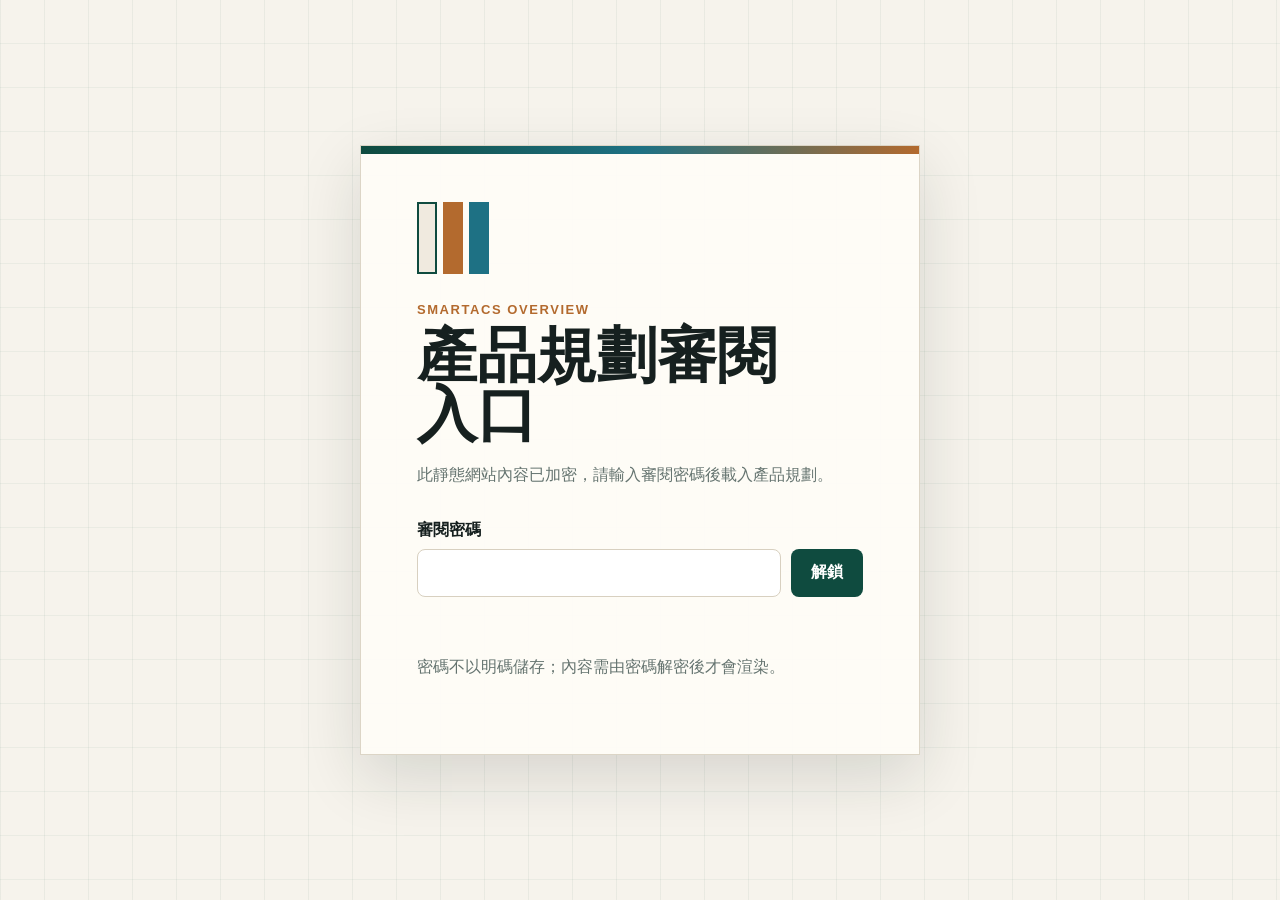
<file: index.html>
<!doctype html>
<html lang="zh-Hant">
<head>
  <meta charset="utf-8">
  <meta name="viewport" content="width=device-width, initial-scale=1">
  <meta name="color-scheme" content="light">
  <title>SmartACS 智慧門禁管理系統產品規劃</title>
  <link rel="icon" href="favicon.svg" type="image/svg+xml">
  <link rel="stylesheet" href="styles.css">
</head>
<body>
  <main id="loginView" class="login-shell" aria-labelledby="loginTitle">
    <section class="login-panel">
      <div class="brand-mark" aria-hidden="true">
        <span></span><span></span><span></span>
      </div>
      <p class="eyebrow">SmartACS Overview</p>
      <h1 id="loginTitle">產品規劃審閱入口</h1>
      <p class="login-copy">此靜態網站內容已加密，請輸入審閱密碼後載入產品規劃。</p>
      <form id="loginForm" class="login-form" autocomplete="off">
        <input class="sr-only" type="text" name="username" autocomplete="username" value="reviewer" tabindex="-1" aria-hidden="true">
        <label for="passwordInput">審閱密碼</label>
        <div class="password-row">
          <input id="passwordInput" type="password" inputmode="numeric" autocomplete="current-password" required>
          <button type="submit">解鎖</button>
        </div>
        <p id="loginMessage" class="login-message" role="status" aria-live="polite"></p>
      </form>
      <p class="security-note">密碼不以明碼儲存；內容需由密碼解密後才會渲染。</p>
    </section>
  </main>

  <div id="siteView" class="site-shell is-hidden" aria-live="polite">
    <header class="top-header">
      <a class="nav-brand" href="#top" data-nav-link>
        <span class="brand-dot"></span>
        <span>SmartACS</span>
      </a>
      <nav id="sectionNav" class="top-nav" aria-label="產品計畫章節"></nav>
      <div class="header-actions">
        <button id="pocButton" class="ghost-button" type="button">瀏覽PoC</button>
        <button id="menuToggle" class="menu-toggle" type="button" aria-label="開啟章節選單" aria-controls="sectionNav" aria-expanded="false">
          <span class="bar"></span>
          <span class="bar"></span>
          <span class="bar"></span>
        </button>
      </div>
    </header>
    <div id="navOverlay" class="nav-overlay" hidden></div>
    <main id="contentRoot" class="content-root"></main>
  </div>

  <noscript>
    <div class="noscript">此網站需要 JavaScript 才能解密與顯示內容。</div>
  </noscript>

  <script src="app.js"></script>
</body>
</html>
</file>
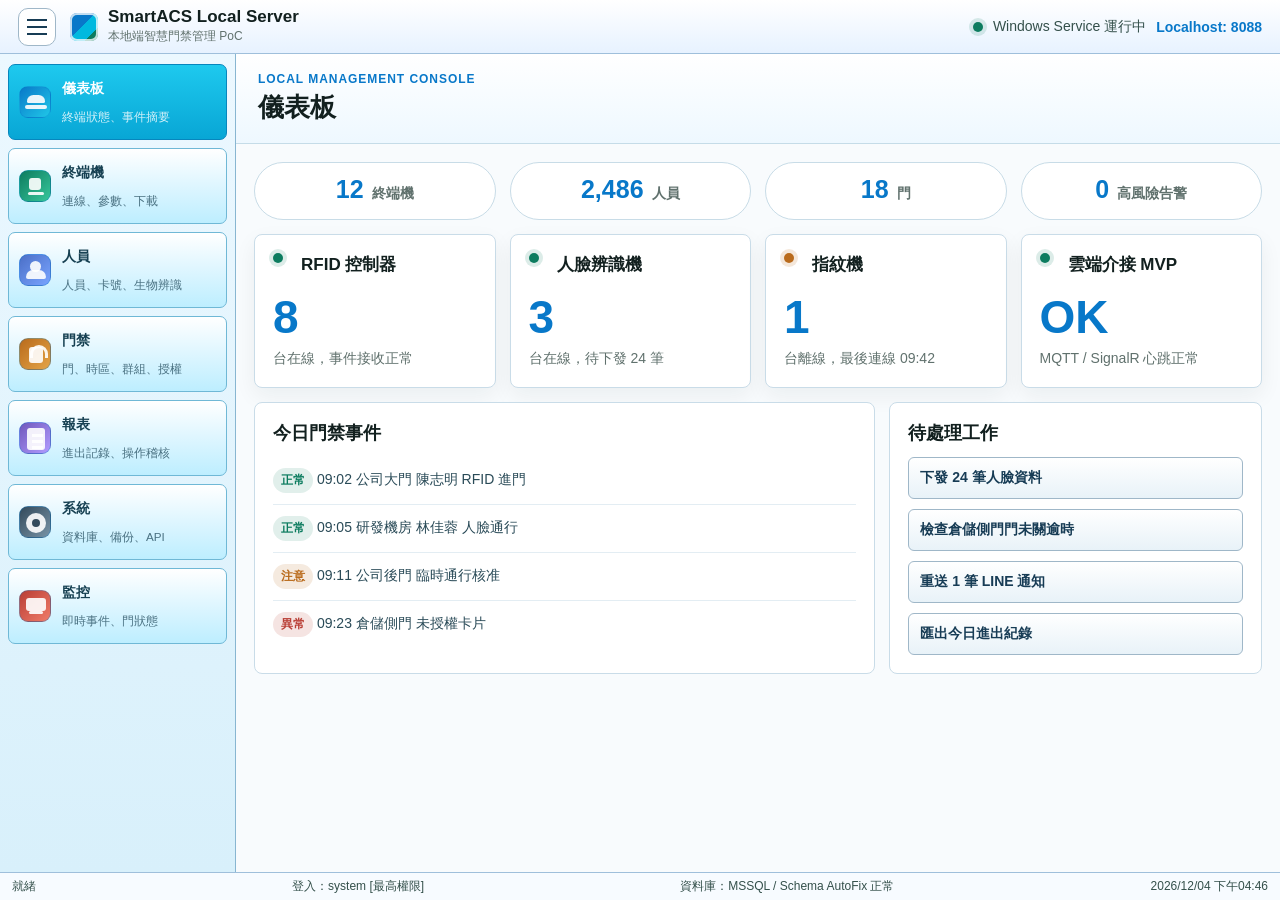
<file: poc/index.html>
<!doctype html>
<html lang="zh-Hant">
<head>
  <meta charset="utf-8">
  <meta name="viewport" content="width=device-width, initial-scale=1">
  <meta name="color-scheme" content="light">
  <title>SmartACS 本地端門禁管理 PoC</title>
  <link rel="icon" href="../favicon.svg" type="image/svg+xml">
  <link rel="stylesheet" href="styles.css">
</head>
<body>
  <div class="app-shell">
    <header class="app-titlebar">
      <button id="sidebarToggle" class="sidebar-toggle" type="button" aria-label="收折功能導覽" aria-expanded="true">
        <span></span><span></span><span></span>
      </button>
      <div class="brand">
        <span class="brand-mark" aria-hidden="true"></span>
        <div>
          <strong>SmartACS Local Server</strong>
          <span>本地端智慧門禁管理 PoC</span>
        </div>
      </div>
      <div class="service-state">
        <span class="state-dot online"></span>
        <span>Windows Service 運行中</span>
        <b>Localhost: 8088</b>
      </div>
    </header>

    <main class="workspace">
      <aside id="moduleRail" class="module-rail" aria-label="功能大類">
        <button class="rail-section active" type="button" data-rail-module="dashboard" title="儀表板">
          <span class="rail-icon dashboard-icon"></span>
          <strong>儀表板</strong>
          <small>終端狀態、事件摘要</small>
        </button>
        <button class="rail-section" type="button" data-rail-module="terminal" title="終端機">
          <span class="rail-icon terminal-icon"></span>
          <strong>終端機</strong>
          <small>連線、參數、下載</small>
        </button>
        <button class="rail-section" type="button" data-rail-module="personnel" title="人員">
          <span class="rail-icon personnel-icon"></span>
          <strong>人員</strong>
          <small>人員、卡號、生物辨識</small>
        </button>
        <button class="rail-section" type="button" data-rail-module="access" title="門禁">
          <span class="rail-icon access-icon"></span>
          <strong>門禁</strong>
          <small>門、時區、群組、授權</small>
        </button>
        <button class="rail-section" type="button" data-rail-module="report" title="報表">
          <span class="rail-icon report-icon"></span>
          <strong>報表</strong>
          <small>進出記錄、操作稽核</small>
        </button>
        <button class="rail-section" type="button" data-rail-module="system" title="系統">
          <span class="rail-icon system-icon"></span>
          <strong>系統</strong>
          <small>資料庫、備份、API</small>
        </button>
        <button class="rail-section" type="button" data-rail-module="monitor" title="監控">
          <span class="rail-icon monitor-icon"></span>
          <strong>監控</strong>
          <small>即時事件、門狀態</small>
        </button>
      </aside>

      <section class="content-panel">
        <div class="context-bar">
          <div>
            <p class="eyebrow">Local Management Console</p>
            <h1 id="viewTitle">儀表板</h1>
          </div>
        </div>

        <div class="tool-ribbon" id="toolRibbon" aria-label="操作工具列">
          <button type="button" data-action="add">新增</button>
          <button type="button" data-action="refresh">重新整理</button>
          <button type="button" data-action="download">資料下發</button>
          <button type="button" data-action="settings">出入口設定</button>
          <button type="button" data-action="remote">遠端控制</button>
        </div>

        <section id="dashboardView" class="dashboard-page">
          <div class="summary-cards">
            <article><b>12</b><span>終端機</span></article>
            <article><b>2,486</b><span>人員</span></article>
            <article><b>18</b><span>門</span></article>
            <article><b>0</b><span>高風險告警</span></article>
          </div>
          <div class="dashboard-cards">
            <article>
              <span class="state-dot online"></span>
              <strong>RFID 控制器</strong>
              <b>8</b>
              <p>台在線，事件接收正常</p>
            </article>
            <article>
              <span class="state-dot online"></span>
              <strong>人臉辨識機</strong>
              <b>3</b>
              <p>台在線，待下發 24 筆</p>
            </article>
            <article>
              <span class="state-dot warning"></span>
              <strong>指紋機</strong>
              <b>1</b>
              <p>台離線，最後連線 09:42</p>
            </article>
            <article>
              <span class="state-dot online"></span>
              <strong>雲端介接 MVP</strong>
              <b>OK</b>
              <p>MQTT / SignalR 心跳正常</p>
            </article>
          </div>
          <div class="dashboard-grid">
            <article class="dashboard-panel">
              <h2>今日門禁事件</h2>
              <div class="event-list">
                <p><span class="badge online">正常</span> 09:02 公司大門 陳志明 RFID 進門</p>
                <p><span class="badge online">正常</span> 09:05 研發機房 林佳蓉 人臉通行</p>
                <p><span class="badge warning">注意</span> 09:11 公司後門 臨時通行核准</p>
                <p><span class="badge danger">異常</span> 09:23 倉儲側門 未授權卡片</p>
              </div>
            </article>
            <article class="dashboard-panel">
              <h2>待處理工作</h2>
              <div class="task-list">
                <button type="button" data-rail-jump="terminal">下發 24 筆人臉資料</button>
                <button type="button" data-rail-jump="access">檢查倉儲側門門未關逾時</button>
                <button type="button" data-rail-jump="system">重送 1 筆 LINE 通知</button>
                <button type="button" data-rail-jump="report">匯出今日進出紀錄</button>
              </div>
            </article>
          </div>
        </section>

        <section id="dataView" class="data-view" hidden>
          <aside class="filter-pane">
            <h2>篩選</h2>
            <div class="filter-field">
              <label for="groupFilter">群組</label>
              <select id="groupFilter">
                <option>全部</option>
                <option>總公司</option>
                <option>倉儲區</option>
                <option>研發大樓</option>
              </select>
            </div>
            <div class="filter-field">
              <label for="stateFilter">狀態</label>
              <select id="stateFilter">
                <option>全部</option>
                <option>在線</option>
                <option>離線</option>
                <option>待同步</option>
              </select>
            </div>
            <div class="filter-field">
              <label for="keywordInput">關鍵字</label>
              <input id="keywordInput" type="search" placeholder="門名、人員、終端機...">
            </div>
            <button id="applyFilter" type="button">套用查詢</button>
          </aside>

          <section class="data-area">
            <div class="table-wrap">
              <table>
                <thead id="tableHead"></thead>
                <tbody id="tableBody"></tbody>
              </table>
            </div>
          </section>
        </section>
      </section>
    </main>

    <footer class="statusbar">
      <span>就緒</span>
      <span>登入：system [最高權限]</span>
      <span>資料庫：MSSQL / Schema AutoFix 正常</span>
      <span id="clockText"></span>
    </footer>
  </div>

  <dialog id="entityDialog" class="modal">
    <form method="dialog">
      <header>
        <h2 id="dialogTitle">新增門</h2>
        <button type="button" class="icon-button" data-close-dialog aria-label="關閉">x</button>
      </header>
      <div id="dialogBody" class="dialog-body"></div>
      <footer>
        <button value="cancel">取消</button>
        <button class="primary" value="ok">確定</button>
      </footer>
    </form>
  </dialog>

  <script src="app.js"></script>
</body>
</html>
</file>
<file: styles.css>
:root {
  --ink: #16201f;
  --muted: #64736f;
  --paper: #f6f3ec;
  --surface: #fffdf8;
  --surface-strong: #f0eadf;
  --line: #d8d0c0;
  --green: #0f4b3f;
  --green-2: #1d6a59;
  --cyan: #1e7184;
  --amber: #b36a2e;
  --brick: #93463c;
  --steel: #334a5b;
  --phase-1: #0f4b3f;
  --phase-2: #1e7184;
  --phase-3: #93463c;
  --phase-later: #b36a2e;
  --shadow: 0 22px 60px rgba(22, 32, 31, .14);
  --small-shadow: 0 12px 30px rgba(22, 32, 31, .1);
  --radius: 8px;
  --ease: cubic-bezier(.2, .8, .2, 1);
  --header-height: 72px;
}

* {
  box-sizing: border-box;
}

html {
  scroll-behavior: smooth;
  scroll-padding-top: var(--header-height);
}

body {
  margin: 0;
  color: var(--ink);
  background:
    linear-gradient(90deg, rgba(15, 75, 63, .06) 1px, transparent 1px),
    linear-gradient(0deg, rgba(15, 75, 63, .05) 1px, transparent 1px),
    var(--paper);
  background-size: 44px 44px;
  font-family: "Microsoft JhengHei", "PingFang TC", "Segoe UI", sans-serif;
  letter-spacing: 0;
}

button,
input {
  font: inherit;
}

a {
  color: inherit;
}

.is-hidden {
  display: none !important;
}

.sr-only {
  position: absolute;
  width: 1px;
  height: 1px;
  padding: 0;
  margin: -1px;
  overflow: hidden;
  clip: rect(0, 0, 0, 0);
  white-space: nowrap;
  border: 0;
}

.login-shell {
  min-height: 100vh;
  display: grid;
  place-items: center;
  padding: 28px;
}

.login-panel {
  width: min(560px, 100%);
  background: rgba(255, 253, 248, .92);
  border: 1px solid rgba(216, 208, 192, .88);
  box-shadow: var(--shadow);
  padding: clamp(28px, 5vw, 56px);
  position: relative;
  overflow: hidden;
}

.login-panel::before {
  content: "";
  position: absolute;
  inset: 0 0 auto 0;
  height: 8px;
  background: linear-gradient(90deg, var(--green), var(--cyan), var(--amber));
}

.brand-mark {
  width: 72px;
  height: 72px;
  display: grid;
  grid-template-columns: repeat(3, 1fr);
  gap: 6px;
  margin-bottom: 28px;
}

.brand-mark span {
  border: 2px solid var(--green);
  background: var(--surface-strong);
}

.brand-mark span:nth-child(2) {
  background: var(--amber);
  border-color: var(--amber);
}

.brand-mark span:nth-child(3) {
  background: var(--cyan);
  border-color: var(--cyan);
}

.eyebrow,
.section-kicker {
  margin: 0 0 10px;
  color: var(--amber);
  font-size: 13px;
  font-weight: 800;
  text-transform: uppercase;
  letter-spacing: .12em;
}

.login-panel h1 {
  margin: 0;
  font-size: clamp(34px, 7vw, 60px);
  line-height: .98;
  text-wrap: pretty;
}

.login-copy,
.security-note {
  color: var(--muted);
  line-height: 1.8;
}

.login-form {
  margin-top: 30px;
}

.login-form label {
  display: block;
  margin-bottom: 8px;
  font-weight: 700;
}

.password-row {
  display: flex;
  gap: 10px;
}

.password-row input {
  min-width: 0;
  flex: 1;
  height: 48px;
  border: 1px solid var(--line);
  border-radius: var(--radius);
  background: #fff;
  padding: 0 14px;
  outline: none;
}

.password-row input:focus {
  border-color: var(--green);
  box-shadow: 0 0 0 4px rgba(15, 75, 63, .12);
}

.password-row button,
.primary-button {
  border: 0;
  border-radius: var(--radius);
  background: var(--green);
  color: white;
  min-height: 48px;
  padding: 0 20px;
  font-weight: 800;
  cursor: pointer;
  transition: transform .2s var(--ease), background .2s var(--ease);
}

.password-row button:hover,
.primary-button:hover {
  background: var(--green-2);
  transform: translateY(-1px);
}

.password-row button:disabled {
  opacity: .58;
  cursor: wait;
  transform: none;
}

.login-message {
  min-height: 24px;
  color: var(--brick);
  font-weight: 700;
}

.site-shell {
  min-height: 100vh;
}

.top-header {
  position: fixed;
  top: 0;
  left: 0;
  right: 0;
  height: var(--header-height);
  padding: 0 clamp(18px, 4vw, 56px);
  background: rgba(255, 253, 248, .95);
  border-bottom: 1px solid rgba(216, 208, 192, .92);
  backdrop-filter: blur(12px);
  display: flex;
  align-items: center;
  justify-content: space-between;
  gap: 18px;
  z-index: 1000;
}

.nav-brand {
  display: flex;
  align-items: center;
  gap: 10px;
  font-weight: 900;
  text-decoration: none;
  font-size: 20px;
}

.brand-dot {
  width: 28px;
  height: 28px;
  display: inline-block;
  background: linear-gradient(135deg, var(--green) 0 50%, var(--amber) 50% 100%);
  border-radius: 6px;
}

#sectionNav {
  display: flex;
  align-items: center;
  gap: 6px;
  min-width: 0;
  overflow-x: auto;
  scrollbar-width: none;
  -ms-overflow-style: none;
}

#sectionNav::-webkit-scrollbar {
  display: none;
}

#sectionNav a {
  text-decoration: none;
  color: var(--muted);
  padding: 11px 12px;
  border-radius: 10px;
  font-size: 14px;
  font-weight: 700;
  white-space: nowrap;
  flex: 0 0 auto;
  border: 1px solid transparent;
  transition: background .2s var(--ease), color .2s var(--ease);
}

#sectionNav a:hover,
#sectionNav a:focus {
  color: var(--green);
  background: rgba(15, 75, 63, .08);
  outline: none;
}

.header-actions {
  display: flex;
  align-items: center;
  gap: 10px;
  flex: 0 0 auto;
}

.ghost-button {
  border: 1px solid var(--line);
  background: transparent;
  color: var(--ink);
  border-radius: var(--radius);
  min-height: 40px;
  padding: 0 16px;
  cursor: pointer;
  font-weight: 800;
  white-space: nowrap;
}

.ghost-button:hover {
  border-color: var(--green);
  color: var(--green);
}

.menu-toggle {
  display: none;
  width: 42px;
  height: 42px;
  border-radius: 12px;
  border: 1px solid var(--line);
  background: var(--surface);
  padding: 9px;
  gap: 5px;
  flex-direction: column;
  justify-content: center;
  cursor: pointer;
}

.bar {
  width: 100%;
  height: 2px;
  background: var(--ink);
  transition: transform .2s var(--ease), opacity .2s var(--ease);
}

.nav-open .menu-toggle .bar:nth-child(1) {
  transform: translateY(7px) rotate(45deg);
}

.nav-open .menu-toggle .bar:nth-child(2) {
  opacity: 0;
}

.nav-open .menu-toggle .bar:nth-child(3) {
  transform: translateY(-7px) rotate(-45deg);
}

.nav-overlay {
  position: fixed;
  inset: var(--header-height) 0 0;
  background: rgba(22, 32, 31, .42);
  z-index: 900;
}

.content-root {
  min-width: 0;
  padding-top: var(--header-height);
}

.hero {
  min-height: 92vh;
  padding: clamp(42px, 6vw, 86px);
  display: grid;
  grid-template-columns: minmax(480px, .95fr) minmax(420px, .85fr);
  gap: clamp(34px, 5vw, 72px);
  align-items: center;
  border-bottom: 1px solid var(--line);
}

.hero > * {
  min-width: 0;
}

.hero h1 {
  margin: 0;
  max-width: 820px;
  font-size: clamp(44px, 5.1vw, 86px);
  line-height: 1.05;
  word-break: keep-all;
  overflow-wrap: normal;
  text-wrap: pretty;
}

.hero-lead {
  max-width: 820px;
  color: var(--muted);
  font-size: clamp(18px, 1.55vw, 23px);
  line-height: 1.8;
  margin: 28px 0 0;
  text-wrap: pretty;
}

.hero-meta {
  display: flex;
  flex-wrap: wrap;
  gap: 10px;
  margin-top: 34px;
}

.pill {
  border: 1px solid var(--line);
  background: rgba(255, 253, 248, .72);
  border-radius: 999px;
  padding: 9px 13px;
  font-size: 14px;
  font-weight: 800;
}

.hero-visual {
  min-height: 540px;
  position: relative;
  display: grid;
  place-items: center;
}

.control-tower {
  width: min(100%, 560px);
  aspect-ratio: 1 / 1;
  border: 1px solid rgba(216, 208, 192, .95);
  background: var(--surface);
  box-shadow: var(--shadow);
  padding: 28px;
  position: relative;
  overflow: hidden;
}

.tower-grid {
  display: grid;
  grid-template-columns: repeat(2, 1fr);
  gap: 12px;
  height: 100%;
}

.tower-cell {
  border: 1px solid var(--line);
  background: var(--surface-strong);
  padding: 18px;
  display: flex;
  flex-direction: column;
  justify-content: space-between;
}

.tower-cell strong {
  font-size: clamp(18px, 2vw, 28px);
}

.tower-cell span {
  color: var(--muted);
  line-height: 1.5;
}

.tower-cell:nth-child(1) {
  background: var(--green);
  color: white;
}

.tower-cell:nth-child(1) span {
  color: rgba(255,255,255,.78);
}

.tower-cell:nth-child(4) {
  background: var(--amber);
  color: white;
}

.tower-cell:nth-child(4) span {
  color: rgba(255,255,255,.84);
}

.section {
  padding: clamp(52px, 7vw, 100px);
  border-bottom: 1px solid var(--line);
}

.section-header {
  display: grid;
  grid-template-columns: minmax(420px, .62fr) minmax(360px, .38fr);
  gap: clamp(28px, 5vw, 72px);
  align-items: start;
  margin-bottom: 36px;
}

.section h2 {
  margin: 0;
  font-size: clamp(34px, 4vw, 66px);
  line-height: 1.08;
  word-break: keep-all;
  overflow-wrap: normal;
  text-wrap: pretty;
}

.section-intro {
  color: var(--muted);
  line-height: 1.8;
  font-size: clamp(17px, 1.25vw, 21px);
  margin: 0;
  text-wrap: pretty;
}

.grid {
  display: grid;
  gap: 16px;
}

.grid.two {
  grid-template-columns: repeat(2, minmax(0, 1fr));
}

.grid.three {
  grid-template-columns: repeat(3, minmax(0, 1fr));
}

.grid.four {
  grid-template-columns: repeat(4, minmax(0, 1fr));
}

.card {
  background: rgba(255, 253, 248, .88);
  border: 1px solid var(--line);
  border-radius: var(--radius);
  padding: 22px;
  box-shadow: var(--small-shadow);
}

.card h3 {
  margin: 0 0 12px;
  font-size: 22px;
}

.card p,
.card li {
  color: var(--muted);
  line-height: 1.75;
}

.card ul {
  margin: 0;
  padding-left: 20px;
}

.metric-row {
  display: grid;
  grid-template-columns: repeat(4, minmax(132px, 1fr));
  gap: 14px;
  margin-top: 38px;
}

.metric {
  background: var(--ink);
  color: white;
  border-radius: var(--radius);
  padding: 22px;
  min-height: 158px;
  display: flex;
  flex-direction: column;
  justify-content: space-between;
  min-width: 0;
}

.metric b {
  font-size: clamp(28px, 4vw, 52px);
  line-height: 1;
}

.metric span {
  color: rgba(255,255,255,.74);
  line-height: 1.5;
  word-break: normal;
  overflow-wrap: anywhere;
}

.architecture {
  background: var(--surface);
  border: 1px solid var(--line);
  border-radius: var(--radius);
  padding: clamp(18px, 3vw, 34px);
  box-shadow: var(--shadow);
}

.arch-lanes {
  display: grid;
  grid-template-columns: repeat(3, minmax(0, 1fr));
  gap: 18px;
}

.arch-lane {
  min-height: 520px;
  border: 1px solid var(--line);
  background: var(--surface-strong);
  padding: 18px;
}

.arch-lane h3 {
  margin: 0 0 18px;
  font-size: 18px;
}

.arch-node {
  background: var(--surface);
  border: 1px solid var(--line);
  padding: 14px;
  margin-bottom: 12px;
  border-radius: 7px;
}

.arch-node strong {
  display: block;
  margin-bottom: 4px;
}

.arch-node span {
  color: var(--muted);
  line-height: 1.5;
  font-size: 14px;
}

.arch-node.primary {
  background: var(--green);
  border-color: var(--green);
  color: white;
}

.arch-node.primary span {
  color: rgba(255,255,255,.76);
}

.arch-node.accent {
  background: var(--amber);
  border-color: var(--amber);
  color: white;
}

.arch-node.accent span {
  color: rgba(255,255,255,.82);
}

.phase-board {
  display: grid;
  grid-template-columns: repeat(3, minmax(0, 1fr));
  gap: 18px;
  align-items: stretch;
}

.phase {
  background: var(--surface);
  border: 1px solid var(--line);
  border-radius: var(--radius);
  padding: 24px;
  position: relative;
  overflow: hidden;
}

.phase::before {
  content: attr(data-phase);
  position: absolute;
  top: 18px;
  right: 20px;
  font-size: 64px;
  font-weight: 900;
  color: rgba(15, 75, 63, .08);
}

.phase h3 {
  margin: 0 0 14px;
  font-size: 26px;
  max-width: 78%;
}

.phase .tag {
  display: inline-block;
  margin-bottom: 18px;
  color: white;
  background: var(--steel);
  padding: 6px 10px;
  border-radius: 999px;
  font-size: 13px;
  font-weight: 800;
}

.feature-matrix {
  display: grid;
  gap: 10px;
}

.matrix-row {
  display: grid;
  grid-template-columns: 1.2fr repeat(3, .7fr);
  gap: 1px;
  background: var(--line);
  border: 1px solid var(--line);
}

.matrix-row > div {
  background: var(--surface);
  padding: 14px;
  min-height: 54px;
}

.matrix-row.header > div {
  background: var(--ink);
  color: white;
  font-weight: 900;
}

.mark {
  display: inline-grid;
  place-items: center;
  width: 24px;
  height: 24px;
  border-radius: 50%;
  background: var(--phase-1);
  color: white;
  font-size: 12px;
  font-weight: 900;
}

.phase-2 .mark.now {
  background: var(--phase-2);
}

.phase-2 .mark.later {
  background: var(--phase-2);
}

.phase-3 .mark.now {
  background: var(--phase-3);
}

.phase-3 .mark.later {
  background: var(--phase-3);
}

.mark.later {
  background: var(--phase-later);
  border-radius: 7px;
}

.phase-cell.phase-1 {
  --phase-bg: rgba(15, 75, 63, .1);
  --phase-border: rgba(15, 75, 63, .28);
  --phase-text: var(--phase-1);
}

.phase-cell.phase-2 {
  --phase-bg: rgba(30, 113, 132, .11);
  --phase-border: rgba(30, 113, 132, .3);
  --phase-text: var(--phase-2);
}

.phase-cell.phase-3 {
  --phase-bg: rgba(147, 70, 60, .1);
  --phase-border: rgba(147, 70, 60, .28);
  --phase-text: var(--phase-3);
}

.phase-cell.has-mark {
  background: var(--phase-bg, var(--surface));
}

.phase-cell.has-mark .mark {
  box-shadow: 0 0 0 4px rgba(255, 253, 248, .86);
}

.ai-panel {
  display: grid;
  grid-template-columns: minmax(0, .9fr) minmax(320px, 1.1fr);
  gap: 24px;
}

.ai-loop {
  background: var(--ink);
  color: white;
  border-radius: var(--radius);
  padding: 28px;
  display: grid;
  gap: 14px;
}

.ai-step {
  border: 1px solid rgba(255,255,255,.2);
  padding: 16px;
  background: rgba(255,255,255,.06);
}

.ai-step strong {
  display: block;
  font-size: 18px;
  margin-bottom: 4px;
}

.ai-step span {
  color: rgba(255,255,255,.72);
  line-height: 1.6;
}

.api-list {
  columns: 2;
  column-gap: 28px;
  margin: 0;
  padding-left: 20px;
}

.api-list li {
  break-inside: avoid;
  margin-bottom: 10px;
  color: var(--muted);
}

.footer {
  padding: 48px clamp(28px, 7vw, 92px);
  background: var(--ink);
  color: white;
  display: flex;
  justify-content: space-between;
  gap: 24px;
  flex-wrap: wrap;
}

.footer p {
  margin: 0;
  color: rgba(255,255,255,.68);
}

.noscript {
  position: fixed;
  inset: auto 20px 20px 20px;
  background: var(--brick);
  color: white;
  padding: 14px;
  border-radius: var(--radius);
  z-index: 100;
}

@media (max-width: 1080px) {
  .top-header {
    padding: 0 16px;
  }

  #sectionNav {
    position: fixed;
    top: var(--header-height);
    right: 0;
    width: min(320px, calc(100vw - 42px));
    height: calc(100vh - var(--header-height));
    padding: 16px;
    background: rgba(255, 253, 248, .98);
    border-left: 1px solid var(--line);
    box-shadow: -18px 0 44px rgba(22, 32, 31, .16);
    display: flex;
    flex-direction: column;
    align-items: stretch;
    gap: 8px;
    overflow-y: auto;
    overflow-x: hidden;
    transform: translateX(100%);
    transition: transform .25s var(--ease);
    z-index: 1001;
    pointer-events: none;
  }

  .nav-open #sectionNav {
    transform: translateX(0);
    pointer-events: auto;
  }

  #sectionNav a {
    width: 100%;
    padding: 13px 14px;
    border: 1px solid var(--line);
    background: var(--surface);
    color: var(--ink);
  }

  #sectionNav a:hover,
  #sectionNav a:focus {
    background: rgba(15, 75, 63, .08);
  }

  .menu-toggle {
    display: inline-flex;
  }

  .hero,
  .section-header,
  .ai-panel {
    grid-template-columns: 1fr;
  }

  .hero-visual {
    min-height: auto;
  }

  .arch-lanes,
  .phase-board,
  .grid.three,
  .grid.four,
  .metric-row {
    grid-template-columns: repeat(2, minmax(0, 1fr));
  }
}

@media (max-width: 1700px) and (min-width: 1081px) {
  .hero {
    min-height: auto;
    grid-template-columns: minmax(0, 1fr);
    align-items: start;
    padding: clamp(42px, 5vw, 76px);
  }

  .hero h1,
  .hero-lead {
    max-width: 920px;
  }

  .hero-visual {
    min-height: auto;
    place-items: start;
  }

  .control-tower {
    width: min(100%, 920px);
    aspect-ratio: auto;
  }

  .tower-grid {
    grid-template-columns: repeat(4, minmax(0, 1fr));
    height: auto;
  }

  .tower-cell {
    min-height: 210px;
  }

  .metric-row {
    grid-template-columns: repeat(4, minmax(150px, 1fr));
    max-width: 920px;
  }
}

@media (max-width: 680px) {
  :root {
    --header-height: 64px;
  }

  .top-header {
    padding: 0 12px;
    gap: 10px;
  }

  .nav-brand {
    font-size: 18px;
  }

  .brand-dot {
    width: 24px;
    height: 24px;
  }

  .ghost-button {
    min-height: 36px;
    padding: 0 10px;
    font-size: 13px;
  }

  .menu-toggle {
    width: 38px;
    height: 38px;
    border-radius: 10px;
  }

  .password-row,
  .grid.two,
  .grid.three,
  .grid.four,
  .metric-row,
  .arch-lanes,
  .phase-board {
    grid-template-columns: 1fr;
  }

  .password-row {
    display: grid;
  }

  .hero,
  .section {
    padding: 34px 20px;
  }

  .hero {
    min-height: auto;
    gap: 26px;
  }

  .hero h1 {
    font-size: clamp(38px, 11vw, 54px);
    line-height: 1.12;
    word-break: normal;
    overflow-wrap: anywhere;
  }

  .section h2 {
    word-break: normal;
    overflow-wrap: anywhere;
  }

  .hero-lead,
  .section-intro {
    font-size: 17px;
    line-height: 1.75;
  }

  #sectionNav {
    grid-template-columns: 1fr;
  }

  .matrix-row {
    display: block;
    background: var(--surface);
    border: 1px solid var(--line);
    padding: 18px;
    margin-bottom: 12px;
  }

  .matrix-row.header {
    display: none;
  }

  .matrix-row > div {
    background: transparent;
    padding: 0;
    min-height: 0;
  }

  .matrix-row > div:first-child {
    margin-bottom: 14px;
  }

  .matrix-row .phase-cell {
    display: inline-flex;
    align-items: center;
    gap: 8px;
    margin: 6px 8px 0 0;
    border: 1px solid var(--line);
    border-radius: 999px;
    padding: 7px 10px;
    min-height: 38px;
    background: var(--phase-bg, var(--surface-strong));
  }

  .matrix-row .phase-cell.is-empty {
    display: none;
  }

  .matrix-row .phase-cell::before {
    content: attr(data-label);
    color: var(--phase-text, var(--muted));
    font-size: 13px;
    font-weight: 800;
  }

  .mark {
    width: 22px;
    height: 22px;
  }

  .api-list {
    columns: 1;
  }
}

@media (prefers-reduced-motion: reduce) {
  *,
  *::before,
  *::after {
    scroll-behavior: auto !important;
    transition: none !important;
    animation: none !important;
  }
}
</file>
<file: poc/styles.css>
:root {
  --ink: #12201f;
  --muted: #60716d;
  --line: #cfd8dc;
  --panel: #ffffff;
  --panel-soft: #eef7fb;
  --chrome: #d7ecff;
  --blue: #0878c9;
  --cyan: #00a8d8;
  --green: #0d7c5f;
  --amber: #b96b1c;
  --danger: #b93f36;
  --shadow: 0 18px 40px rgba(18, 32, 31, .16);
  --radius: 8px;
  --rail-width: 236px;
  --rail-collapsed: 64px;
}

* {
  box-sizing: border-box;
}

html,
body {
  min-height: 100%;
}

body {
  margin: 0;
  background: #d9e9f6;
  color: var(--ink);
  font-family: "Microsoft JhengHei", "PingFang TC", "Segoe UI", sans-serif;
  font-size: 14px;
  letter-spacing: 0;
  overflow: hidden;
}

button,
input,
select,
textarea {
  font: inherit;
}

button {
  cursor: pointer;
}

.app-shell {
  height: 100vh;
  display: grid;
  grid-template-rows: 54px minmax(0, 1fr) 28px;
}

.app-titlebar {
  display: flex;
  align-items: center;
  justify-content: space-between;
  gap: 14px;
  padding: 0 18px;
  background: linear-gradient(180deg, #ffffff 0%, #e7f2ff 100%);
  border-bottom: 1px solid #9fbfdb;
}

.sidebar-toggle {
  width: 38px;
  height: 38px;
  flex: 0 0 auto;
  border: 1px solid #9fb7c8;
  border-radius: 10px;
  background: #fff;
  display: inline-flex;
  flex-direction: column;
  justify-content: center;
  gap: 5px;
  padding: 8px;
}

.sidebar-toggle span {
  height: 2px;
  background: #173c55;
  width: 100%;
}

.brand {
  display: flex;
  align-items: center;
  gap: 10px;
  min-width: 0;
  margin-right: auto;
}

.brand-mark {
  width: 28px;
  height: 28px;
  flex: 0 0 auto;
  border-radius: 7px;
  background: linear-gradient(135deg, #0878c9 0 45%, #00b9df 45% 75%, #0d7c5f 75% 100%);
  box-shadow: inset 0 0 0 2px rgba(255,255,255,.75);
}

.brand strong {
  display: block;
  font-size: 17px;
  line-height: 1.1;
  white-space: nowrap;
}

.brand span:not(.brand-mark) {
  display: block;
  color: var(--muted);
  font-size: 12px;
  margin-top: 2px;
  white-space: nowrap;
}

.service-state {
  display: flex;
  align-items: center;
  gap: 10px;
  color: #34504b;
  white-space: nowrap;
}

.service-state b {
  color: var(--blue);
}

.state-dot {
  width: 10px;
  height: 10px;
  border-radius: 50%;
  display: inline-block;
  flex: 0 0 auto;
  background: var(--muted);
  box-shadow: 0 0 0 4px rgba(96, 113, 109, .14);
}

.state-dot.online {
  background: var(--green);
  box-shadow: 0 0 0 4px rgba(13, 124, 95, .14);
}

.state-dot.warning {
  background: var(--amber);
  box-shadow: 0 0 0 4px rgba(185, 107, 28, .16);
}

.state-dot.danger {
  background: var(--danger);
  box-shadow: 0 0 0 4px rgba(185, 63, 54, .16);
}

.workspace {
  min-height: 0;
  display: grid;
  grid-template-columns: var(--rail-width) minmax(0, 1fr);
  transition: grid-template-columns .2s ease;
}

.nav-collapsed .workspace {
  grid-template-columns: var(--rail-collapsed) minmax(0, 1fr);
}

.module-rail {
  min-height: 0;
  overflow-y: auto;
  background: linear-gradient(180deg, #ecf8ff 0%, #d8f0fb 100%);
  border-right: 1px solid #88b6d1;
  padding: 10px 8px;
}

.rail-section {
  width: 100%;
  border: 1px solid #6fb8d6;
  background: linear-gradient(180deg, #ffffff 0%, #dff6ff 48%, #bdeeff 100%);
  border-radius: 7px;
  padding: 10px;
  margin-bottom: 8px;
  display: grid;
  grid-template-columns: 34px minmax(0, 1fr);
  column-gap: 9px;
  text-align: left;
  color: #164052;
  min-height: 76px;
  align-items: center;
}

.rail-section:hover,
.rail-section.active {
  background: linear-gradient(180deg, #1ec9ee 0%, #08a6d5 100%);
  border-color: #0786bd;
  color: white;
}

.rail-section small {
  color: rgba(22, 64, 82, .72);
  grid-column: 2;
  margin-top: 2px;
  line-height: 1.35;
}

.rail-section.active small,
.rail-section:hover small {
  color: rgba(255,255,255,.82);
}

.rail-icon {
  grid-row: span 2;
  width: 32px;
  height: 32px;
  border-radius: 9px;
  border: 1px solid rgba(8, 120, 201, .35);
  position: relative;
  overflow: hidden;
}

.rail-icon::before,
.rail-icon::after {
  content: "";
  position: absolute;
  background: rgba(255,255,255,.9);
}

.dashboard-icon { background: linear-gradient(135deg, #0878c9, #20c7e8); }
.dashboard-icon::before { width: 18px; height: 8px; left: 7px; top: 8px; border-radius: 8px 8px 2px 2px; }
.dashboard-icon::after { width: 22px; height: 4px; left: 5px; bottom: 8px; border-radius: 4px; }
.terminal-icon { background: linear-gradient(135deg, #0d7c5f, #37c69a); }
.terminal-icon::before { inset: 7px 9px 11px; border-radius: 3px; }
.terminal-icon::after { width: 16px; height: 3px; left: 8px; bottom: 6px; border-radius: 3px; }
.personnel-icon { background: linear-gradient(135deg, #4b6fc7, #79a4ff); }
.personnel-icon::before { width: 11px; height: 11px; left: 10px; top: 6px; border-radius: 50%; }
.personnel-icon::after { width: 20px; height: 9px; left: 6px; bottom: 6px; border-radius: 10px 10px 3px 3px; }
.access-icon { background: linear-gradient(135deg, #b96b1c, #e4a447); }
.access-icon::before { width: 14px; height: 16px; left: 9px; bottom: 6px; border-radius: 3px; }
.access-icon::after { width: 12px; height: 10px; left: 10px; top: 6px; border: 3px solid rgba(255,255,255,.9); border-bottom: 0; background: transparent; border-radius: 9px 9px 0 0; }
.report-icon { background: linear-gradient(135deg, #7058bc, #b29cff); }
.report-icon::before { width: 18px; height: 22px; left: 7px; top: 5px; border-radius: 3px; }
.report-icon::after { width: 11px; height: 3px; right: 7px; top: 11px; box-shadow: 0 6px 0 rgba(255,255,255,.9), 0 12px 0 rgba(255,255,255,.9); }
.system-icon { background: linear-gradient(135deg, #334a5b, #7893a6); }
.system-icon::before { width: 20px; height: 20px; left: 6px; top: 6px; border-radius: 50%; }
.system-icon::after { width: 8px; height: 8px; left: 12px; top: 12px; border-radius: 50%; background: #334a5b; }
.monitor-icon { background: linear-gradient(135deg, #b93f36, #f07b68); }
.monitor-icon::before { width: 20px; height: 13px; left: 6px; top: 7px; border-radius: 3px; }
.monitor-icon::after { width: 14px; height: 3px; left: 9px; bottom: 7px; border-radius: 3px; }

.nav-collapsed .module-rail {
  padding: 10px 7px;
}

.nav-collapsed .rail-section {
  grid-template-columns: 1fr;
  justify-items: center;
  min-height: 52px;
  padding: 9px 6px;
}

.nav-collapsed .rail-section strong,
.nav-collapsed .rail-section small {
  display: none;
}

.nav-collapsed .rail-icon {
  grid-row: auto;
}

.content-panel {
  min-width: 0;
  min-height: 0;
  display: grid;
  grid-template-rows: auto auto minmax(0, 1fr);
  background: #f8fbfd;
}

.context-bar {
  display: flex;
  justify-content: space-between;
  gap: 18px;
  align-items: center;
  padding: 18px 22px;
  background: linear-gradient(180deg, #ffffff 0%, #eef8ff 100%);
  border-bottom: 1px solid #c5dce8;
}

.eyebrow {
  margin: 0 0 4px;
  color: var(--blue);
  font-size: 12px;
  font-weight: 900;
  text-transform: uppercase;
  letter-spacing: .08em;
}

h1,
h2,
p {
  margin-top: 0;
}

.context-bar h1 {
  margin: 0;
  font-size: 26px;
}

.summary-cards {
  display: grid;
  grid-template-columns: repeat(4, minmax(0, 1fr));
  gap: 14px;
  margin-bottom: 14px;
}

.summary-cards article {
  border: 1px solid #c8dce7;
  background: white;
  border-radius: 999px;
  padding: 12px 16px;
  display: flex;
  align-items: baseline;
  justify-content: center;
  gap: 8px;
  min-height: 58px;
}

.summary-cards b {
  color: var(--blue);
  font-size: 25px;
}

.summary-cards span {
  color: var(--muted);
  font-weight: 800;
}

.tool-ribbon {
  display: flex;
  align-items: center;
  gap: 6px;
  padding: 8px 10px;
  background: linear-gradient(180deg, #f9fdff 0%, #d9ecff 100%);
  border-bottom: 1px solid #9fc0d9;
  overflow-x: auto;
}

.tool-ribbon[hidden],
.data-view[hidden],
.dashboard-page[hidden] {
  display: none !important;
}

.tool-ribbon button,
.filter-pane button,
.modal button,
.task-list button {
  border: 1px solid #9fb7c8;
  background: linear-gradient(180deg, #ffffff 0%, #e8f2f8 100%);
  border-radius: 6px;
  color: #173c55;
  min-height: 32px;
  padding: 6px 11px;
  font-weight: 800;
  white-space: nowrap;
}

.tool-ribbon button:hover,
.filter-pane button:hover,
.task-list button:hover {
  border-color: var(--blue);
  color: var(--blue);
}

.dashboard-page {
  min-height: 0;
  overflow: auto;
  padding: 18px;
}

.dashboard-page .dashboard-cards {
  margin-top: 0;
}

.dashboard-cards {
  display: grid;
  grid-template-columns: repeat(4, minmax(0, 1fr));
  gap: 14px;
}

.dashboard-cards article {
  border: 1px solid #c9dce8;
  background: white;
  border-radius: var(--radius);
  padding: 18px;
  min-height: 150px;
  display: grid;
  grid-template-columns: 18px minmax(0, 1fr);
  column-gap: 10px;
  box-shadow: 0 8px 22px rgba(18, 32, 31, .06);
}

.dashboard-cards strong {
  font-size: 17px;
}

.dashboard-cards b {
  grid-column: 1 / -1;
  margin-top: 18px;
  font-size: 46px;
  color: var(--blue);
  line-height: 1;
}

.dashboard-cards p {
  grid-column: 1 / -1;
  margin: 8px 0 0;
  color: var(--muted);
  line-height: 1.5;
}

.dashboard-grid {
  display: grid;
  grid-template-columns: minmax(0, 1.25fr) minmax(320px, .75fr);
  gap: 14px;
  margin-top: 14px;
}

.dashboard-panel {
  border: 1px solid #c9dce8;
  background: white;
  border-radius: var(--radius);
  padding: 18px;
}

.dashboard-panel h2 {
  font-size: 18px;
  margin-bottom: 12px;
}

.event-list p {
  margin: 0;
  padding: 11px 0;
  border-bottom: 1px solid #e3edf3;
  color: #294a57;
}

.event-list p:last-child {
  border-bottom: 0;
}

.task-list {
  display: grid;
  gap: 10px;
}

.task-list button {
  text-align: left;
  min-height: 42px;
}

.data-view {
  min-height: 0;
  display: grid;
  grid-template-rows: auto minmax(0, 1fr);
}

.filter-pane {
  display: grid;
  grid-template-columns: auto minmax(150px, 220px) minmax(150px, 220px) minmax(220px, 1fr) auto;
  align-items: end;
  gap: 10px 12px;
  padding: 12px 14px;
  background: #ffffff;
  border-bottom: 1px solid #cbdbe5;
}

.filter-pane h2 {
  font-size: 17px;
  margin: 0 8px 6px 0;
}

.filter-field label {
  display: block;
  margin-bottom: 5px;
  color: #34504b;
  font-weight: 800;
}

.filter-pane input,
.filter-pane select,
.modal input,
.modal select,
.modal textarea {
  width: 100%;
  min-height: 34px;
  border: 1px solid #aebfca;
  border-radius: 5px;
  background: white;
  padding: 6px 8px;
}

.filter-pane button {
  min-height: 34px;
  align-self: end;
}

.data-area {
  min-width: 0;
  min-height: 0;
  display: grid;
}

.table-wrap {
  min-height: 0;
  overflow: auto;
  border-top: 1px solid #a9c6d8;
  background: white;
}

table {
  width: 100%;
  min-width: 1020px;
  border-collapse: collapse;
}

th,
td {
  border-right: 1px solid #d6e4eb;
  border-bottom: 1px solid #d6e4eb;
  padding: 9px 10px;
  text-align: left;
  white-space: nowrap;
}

th {
  position: sticky;
  top: 0;
  z-index: 1;
  background: #e7f2ff;
  color: #164052;
}

th.actions-col {
  width: 96px;
  text-align: center;
}

tbody tr:hover,
tbody tr.selected {
  background: #dff1ff;
}

.row-actions {
  text-align: center;
  width: 96px;
}

.row-action {
  display: inline-grid;
  place-items: center;
  width: 34px;
  height: 34px;
  padding: 0;
  border: 1px solid #9fb7c8;
  border-radius: 7px;
  background: linear-gradient(180deg, #ffffff 0%, #edf6fb 100%);
  margin: 0 2px;
  vertical-align: middle;
}

.row-action.edit:hover {
  border-color: var(--blue);
  background: rgba(8, 120, 201, 0.08);
}

.row-action.delete:hover {
  border-color: var(--danger);
  background: rgba(194, 58, 49, 0.08);
}

.row-action img {
  display: block;
  width: 18px;
  height: 18px;
  object-fit: contain;
  pointer-events: none;
}

.badge {
  display: inline-flex;
  align-items: center;
  gap: 6px;
  border-radius: 999px;
  padding: 4px 8px;
  font-weight: 800;
  font-size: 12px;
  background: #eef4f8;
  color: #365a68;
}

.badge.online {
  background: rgba(13, 124, 95, .12);
  color: var(--green);
}

.badge.warning {
  background: rgba(185, 107, 28, .14);
  color: var(--amber);
}

.badge.danger {
  background: rgba(185, 63, 54, .14);
  color: var(--danger);
}

.statusbar {
  display: flex;
  align-items: center;
  gap: 18px;
  justify-content: space-between;
  padding: 0 12px;
  background: #f7fbff;
  border-top: 1px solid #9fbfdb;
  color: #34504b;
  font-size: 12px;
  overflow: hidden;
  white-space: nowrap;
}

.modal {
  width: min(720px, calc(100vw - 28px));
  border: 1px solid #8eb2c8;
  padding: 0;
  background: #eef8ff;
  box-shadow: var(--shadow);
}

.modal::backdrop {
  background: rgba(18, 32, 31, .34);
}

.modal header,
.modal footer {
  display: flex;
  align-items: center;
  justify-content: space-between;
  gap: 10px;
  padding: 12px 16px;
  background: #ffffff;
  border-bottom: 1px solid #c5dce8;
}

.modal footer {
  justify-content: flex-end;
  border-top: 1px solid #c5dce8;
  border-bottom: 0;
}

.modal h2 {
  font-size: 18px;
  margin: 0;
}

.icon-button {
  width: 32px;
  min-height: 32px;
  padding: 0;
  font-size: 16px;
}

.dialog-body {
  padding: 18px;
  display: grid;
  grid-template-columns: repeat(2, minmax(0, 1fr));
  gap: 14px;
}

.field.full {
  grid-column: 1 / -1;
}

.field label {
  display: block;
  margin-bottom: 5px;
  font-weight: 800;
  color: #34504b;
}

.modal textarea {
  min-height: 82px;
  resize: vertical;
}

.modal .primary {
  background: var(--blue);
  border-color: var(--blue);
  color: white;
}

@media (max-width: 980px) {
  body {
    overflow: auto;
  }

  .app-shell {
    min-height: 100vh;
    height: auto;
    grid-template-rows: auto minmax(0, 1fr);
  }

  .app-titlebar {
    position: sticky;
    top: 0;
    z-index: 30;
    flex-wrap: wrap;
    min-height: 60px;
    padding: 9px 12px;
  }

  .brand span:not(.brand-mark),
  .service-state b {
    display: none;
  }

  .service-state {
    margin-left: auto;
  }

  .workspace {
    display: block;
  }

  .module-rail {
    position: fixed;
    top: 60px;
    left: 0;
    bottom: 0;
    width: min(286px, calc(100vw - 56px));
    z-index: 25;
    transform: translateX(-105%);
    transition: transform .22s ease;
    box-shadow: 16px 0 36px rgba(18, 32, 31, .16);
  }

  .rail-open .module-rail {
    transform: translateX(0);
  }

  .content-panel {
    min-height: calc(100vh - 60px);
  }

  .context-bar {
    flex-wrap: wrap;
    padding: 14px 12px;
  }

  .dashboard-cards,
  .summary-cards,
  .dashboard-grid {
    grid-template-columns: repeat(2, minmax(0, 1fr));
  }

  .filter-pane {
    grid-template-columns: repeat(2, minmax(0, 1fr));
  }

  .filter-pane h2,
  .filter-pane button {
    grid-column: 1 / -1;
  }

  .statusbar {
    display: none;
  }
}

@media (max-width: 620px) {
  body {
    font-size: 13px;
  }

  .app-titlebar {
    gap: 8px;
  }

  .brand strong {
    font-size: 15px;
  }

  .service-state span:not(.state-dot) {
    display: none;
  }

  .context-bar h1 {
    font-size: 23px;
  }

  .tool-ribbon {
    width: 100%;
    justify-content: flex-start;
  }

  .dashboard-page {
    padding: 12px;
  }

  .dashboard-cards,
  .summary-cards,
  .dashboard-grid,
  .filter-pane,
  .dialog-body {
    grid-template-columns: 1fr;
  }

  .dashboard-cards article {
    min-height: 126px;
  }

  .dashboard-cards b {
    font-size: 38px;
    margin-top: 10px;
  }
}
</file>
